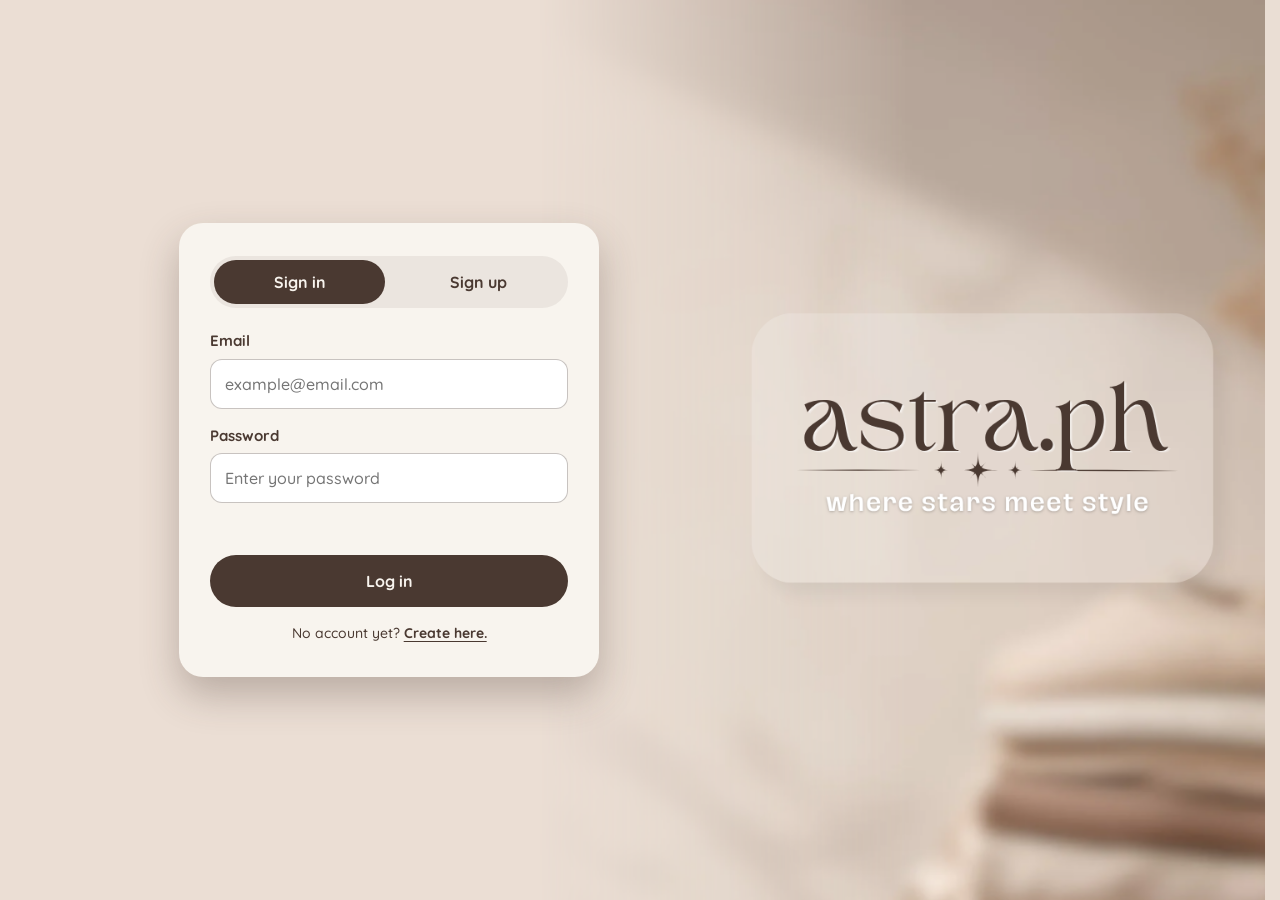
<file: index.html>
<!DOCTYPE html>
<html lang="en">
<head>
  <meta charset="UTF-8">
  <meta name="viewport" content="width=device-width, initial-scale=1.0">
  <title>astra.ph</title>
  <meta name="description" content="astra.ph: everyday clothes with main-character energy.">

  <!-- ito gagana if may internet. but if none, font na nasa css magsshow-->
  <link rel="preconnect" href="https://fonts.googleapis.com">
  <link rel="preconnect" href="https://fonts.gstatic.com" crossorigin>
  <link href="https://fonts.googleapis.com/css2?family=Bricolage+Grotesque:wght@700;800&family=Quicksand:wght@500;600;700&display=swap" rel="stylesheet">
  <link rel="icon" type="image/png" href="images/main.png">

  <link rel="stylesheet" href="style.css">
</head>
<body>

  <!-- @@@@@@@@@@@@@@@@@@@@@@@@@@@@@@
       LOGIN GATE
       ito magrurun firstt. pag walang astra-session saved sa localStorage, it
       means walang nakalogin kaya kaya dito muna dadalhin (nasa login.js yung info)
       @@@@@@@@@@@@@@@@@@@@@@@@@@@@@@ -->
  <script>
    if (!localStorage.getItem("astra-session")) {
      window.location.href = "login.html";
    }
  </script>

  <header class="navbar">
    <nav class="nav-inner" aria-label="Main navigation">

      <ul class="nav-links">
        <li><a href="#home">Home</a></li>
        <li><a href="#about">About</a></li>
        <li><a href="#products">Products</a></li>
      </ul>

      <a href="#home" class="nav-logo"><img src="images/logo.png" alt="astra.ph"></a>

      <div class="nav-right"> <!-- hinati ko -->
        <ul class="nav-links">
          <li><a href="#reviews">Reviews</a></li>
          <li><a href="#contact">Contacts</a></li>
          <li><button type="button" class="link-btn nav-logout" id="logoutBtn">Log out</button></li>
        </ul>

        <!-- cart button + live item count -->
        <button class="cart-btn" id="cartBtn" type="button" aria-label="Open cart">
          <svg viewBox="0 0 24 24" fill="none" stroke="currentColor" stroke-width="1.8" stroke-linecap="round" stroke-linejoin="round" aria-hidden="true">
            <path d="M6 7h12l1.2 13H4.8L6 7Z"/>
            <path d="M9 7V6a3 3 0 0 1 6 0v1"/> <!-- icon -->
          </svg>
          <span class="cart-count" id="cartCount">0</span>
        </button>
      </div>

    </nav>
  </header>


  <main>

    <!-- @@@@@@@@@@@@@@@@@@@@@@@@@@@@@@
         1. HOME (page 1)
         @@@@@@@@@@@@@@@@@@@@@@@@@@@@@@ -->
    <section class="slide slide-home" id="home" aria-labelledby="homeTitle">
      <h1 class="sr-only" id="homeTitle">astra.ph: where stars meet style</h1>
    </section>

    <!-- @@@@@@@@@@@@@@@@@@@@@@@@@@@@@@
         2. ABOUT (page 2)
         @@@@@@@@@@@@@@@@@@@@@@@@@@@@@@ -->
    <section class="slide slide-about" id="about" aria-labelledby="aboutTitle">
      <h2 class="sr-only" id="aboutTitle">About astra.ph: only the good fits stay</h2>
    </section>

    <!-- @@@@@@@@@@@@@@@@@@@@@@@@@@@@@@
         3. PRODUCTS: chooser (page 3)
         @@@@@@@@@@@@@@@@@@@@@@@@@@@@@@ -->
    <section class="slide slide-chooser" id="products" aria-labelledby="chooserTitle">
      <h2 class="sr-only" id="chooserTitle">What are you looking for?</h2>

      <div class="choices">
        <a href="#tops" class="choice">
          <img src="images/products/top-3.jpg" alt="Click to shop tops">
          <span class="choice-label">
            <strong>Tops</strong>
            <small>Shop Now!</small>
          </span>
        </a>

        <a href="#bottoms" class="choice">
          <img src="images/products/bottom-6.jpg" alt="Click to shop bottoms">
          <span class="choice-label">
            <strong>Bottoms</strong>
            <small>Shop Now!</small>
          </span>
        </a>
      </div>
    </section>

    <!-- PRODUCTS: tops (page 4) -->
    <section class="slide slide-products slide-tops" id="tops" aria-labelledby="topsTitle">
      <h2 class="sr-only" id="topsTitle">Up in the Stars: tops</h2>
      <div class="product-grid" id="topsGrid"></div>
    </section>

    <!-- PRODUCTS: bottoms (page 5) -->
    <section class="slide slide-products slide-bottoms" id="bottoms" aria-labelledby="bottomsTitle">
      <h2 class="sr-only" id="bottomsTitle">Down to Earth: bottoms</h2>
      <div class="product-grid" id="bottomsGrid"></div>
    </section>

    <!-- @@@@@@@@@@@@@@@@@@@@@@@@@@@@@@
         4. REVIEWS (page 6)
         @@@@@@@@@@@@@@@@@@@@@@@@@@@@@@ -->
    <section class="slide slide-reviews" id="reviews" aria-labelledby="reviewsTitle">
      <h2 class="sr-only" id="reviewsTitle">Customer reviews</h2>

      <div class="review-grid">
        <article class="review-card">
          <p class="stars" role="img" aria-label="5 out of 5 stars">★★★★★</p>
          <p class="review-text">wow ang solid ng quality and true to size! dumating in 3 days lang. will order again.</p>
          <p class="review-author">Jennie K.</p>
          <p class="review-item">Luna Striped Button-Up</p>
        </article>

        <article class="review-card">
          <p class="stars" role="img" aria-label="5 out of 5 stars">★★★★★</p>
          <p class="review-text">uwu ajajaj cute ng star details in personn. this is so gen z coded. nacompliment nonstop</p>
          <p class="review-author">Jungkook</p>
          <p class="review-item">Orion Lace Wrap Jeans</p>
        </article>

        <article class="review-card">
          <p class="stars" role="img" aria-label="4 out of 5 stars">★★★★<span class="star-off">★</span></p>
          <p class="review-text">Neat ang packaging and worth the price ang quality. Bagay sa everyday fits.</p>
          <p class="review-author">Arianna G.</p>
          <p class="review-item">Dusk Stripe Long Sleeve</p>
        </article>
      </div>
    </section>

    <!-- @@@@@@@@@@@@@@@@@@@@@@@@@@@@@@
         5. CONTACTS (page 7)
         @@@@@@@@@@@@@@@@@@@@@@@@@@@@@@ -->
    <section class="slide slide-contact" id="contact" aria-labelledby="contactTitle">
      <div class="contact-wrap">

        <!-- LEFT texts -->
        <div class="contact-info">
          <h2 id="contactTitle">Reach for the Stars!</h2>
          <p class="contact-sub">Questions about sizing, orders, or just wanna say hi? We're a message away.</p>

          <div class="contact-detail">
            <svg class="detail-icon" viewBox="0 0 24 24" fill="none" stroke="currentColor" stroke-width="1.8" stroke-linecap="round" stroke-linejoin="round" aria-hidden="true">
              <path d="M3 6h18v12H3V6Z"/>
              <path d="M3 7l9 6 9-6"/>
            </svg>
            <span>payod.melody.navarro@gmail.com</span>
          </div>

          <div class="contact-detail">
            <svg class="detail-icon" viewBox="0 0 24 24" fill="none" stroke="currentColor" stroke-width="1.8" stroke-linecap="round" stroke-linejoin="round" aria-hidden="true">
              <path d="M6.6 10.8c1.4 2.8 3.8 5.2 6.6 6.6l2.2-2.2c.3-.3.7-.4 1-.2 1.1.4 2.3.6 3.5.6.6 0 1 .4 1 1V20c0 .6-.4 1-1 1C10.6 21 3 13.4 3 4c0-.6.4-1 1-1h3.4c.6 0 1 .4 1 1 0 1.2.2 2.4.6 3.5.1.4 0 .8-.2 1L6.6 10.8Z"/>
            </svg>
            <span>0992 862 0509</span>
          </div>

          <div class="social-row">
            <a class="social-icon" href="https://facebook.com/melodynavarropayod" target="_blank" rel="noopener noreferrer" title="Facebook">
              <img src="images/fb.jpg" alt="Facebook">
            </a>
            <a class="social-icon" href="https://instagram.com/odwiee" target="_blank" rel="noopener noreferrer" title="Instagram">
              <img src="images/ig.jpg" alt="Instagram">
            </a>
          </div>
        </div>

        <!-- RIGHT inquiry form -->
        <form class="inquiry-form" id="inquiryForm" novalidate>
          <h3 class="inquiry-title">Send us an inquiry</h3>

          <label class="field">
            <span>Name</span>
            <input type="text" name="name" placeholder="Your name" autocomplete="name">
          </label>

        <label class="field">
          <span>Email</span>
          <input type="email" name="email" placeholder="you@email.com" autocomplete="email">
        </label>

        <label class="field">
          <span>Message</span>
          <textarea name="message" rows="3" placeholder="Ask us anything about sizing, orders, etc."></textarea>
        </label>

        <p class="form-error" id="inquiryError" role="alert"></p>

        <button class="btn-primary" type="submit">Send inquiry</button>

        <p class="inquiry-success" id="inquirySuccess" hidden>
          Thanks! We'll reply to your email soon. ✦
        </p>
        </form>

      </div>
    </section>

  </main>


  <!-- @@@@@@@@@@@@@@@@@@@@@@@@@@@@@@
       PRODUCT DETAILS POPUP (when a product card is clicked)
       @@@@@@@@@@@@@@@@@@@@@@@@@@@@@@ -->
  <div class="overlay" id="productOverlay" aria-hidden="true">
    <div class="modal product-modal" role="dialog" aria-modal="true" aria-labelledby="pmName">
      <button class="close-btn" type="button" data-close aria-label="Close">×</button>

      <div class="pm-image">
        <img id="pmImage" src="" alt="">
      </div>

      <div class="pm-info">
        <h2 id="pmName"></h2>
        <p class="pm-price" id="pmPrice"></p>
        <p class="pm-desc" id="pmDesc"></p>

        <div class="option-group">
          <p class="option-label">Size</p>
          <div class="options" id="pmSizes"></div>
        </div>

        <div class="option-group">
          <p class="option-label">Color: <span id="pmColorName"></span></p>
          <div class="options" id="pmColors"></div>
        </div>

        <button class="btn-primary" type="button" id="pmAddBtn">Add to cart</button>
      </div>
    </div>
  </div>


  <!-- @@@@@@@@@@@@@@@@@@@@@@@@@@@@@@
       CART PANEL (slides in from the right)
       @@@@@@@@@@@@@@@@@@@@@@@@@@@@@@ -->
  <div class="overlay overlay-cart" id="cartOverlay" aria-hidden="true">
    <aside class="cart-drawer" role="dialog" aria-modal="true" aria-labelledby="cartTitle">
      <div class="cart-header">
        <h2 id="cartTitle">Your cart</h2>
        <button class="close-btn" type="button" data-close aria-label="Close cart">×</button>
      </div>

      <div class="cart-body">
        <p class="cart-empty" id="cartEmpty">
          Your cart is empty. <a href="#products" data-close>Browse products</a>
        </p>
        <ul class="cart-items" id="cartItems"></ul>
      </div>

      <div class="cart-footer">
        <div class="cart-total-row">
          <span>Total</span>
          <strong id="cartTotal">₱0</strong>
        </div>
        <button class="btn-primary btn-block" type="button" id="checkoutBtn" disabled>Checkout</button>
      </div>
    </aside>
  </div>


  <!-- @@@@@@@@@@@@@@@@@@@@@@@@@@@@@@
       CHECKOUT POPUP (customer details form tas a fake success message)
       @@@@@@@@@@@@@@@@@@@@@@@@@@@@@@ -->
  <div class="overlay" id="checkoutOverlay" aria-hidden="true">
    <div class="modal checkout-modal" role="dialog" aria-modal="true" aria-labelledby="coTitle">
      <button class="close-btn" type="button" data-close aria-label="Close">×</button>

      <!-- View 1: the form -->
      <div id="checkoutView">
        <h2 id="coTitle">Checkout</h2>

        <form id="checkoutForm" novalidate>
          <label class="field">
            <span>Full name</span>
            <input type="text" name="name" autocomplete="name" placeholder="Juan Dela Cruz">
          </label>

          <label class="field">
            <span>Mobile number</span>
            <input type="tel" name="phone" autocomplete="tel" placeholder="09171234567">
          </label>

          <label class="field">
            <span>Delivery address</span>
            <textarea name="address" rows="2" autocomplete="street-address" placeholder="House no., street, barangay, city, province"></textarea>
          </label>

          <fieldset class="field pay-field">
            <legend>Payment method</legend>
            <div class="pay-options">
              <label class="pay-option">
                <input type="radio" name="payment" value="cod" checked>
                <span>Cash on delivery</span>
              </label>
              <label class="pay-option">
                <input type="radio" name="payment" value="gcash">
                <span>GCash</span>
              </label>
            </div>
          </fieldset>

          <div class="summary" id="coSummary"></div>

          <p class="form-error" id="formError" role="alert"></p>

          <button class="btn-primary btn-block" type="submit">Place order</button>
        </form>
      </div>

      <!-- View 2: kumyare naplace order -->
      <div id="successView" class="success-view" hidden>
        <div class="success-star" aria-hidden="true">✦</div>
        <h2>Order placed</h2>
        <p id="successMsg"></p>
        <p class="demo-note">This is a demo store, so no real payment or delivery happens.</p>
        <button class="btn-primary" type="button" data-close>Keep browsing</button>
      </div>
    </div>
  </div>


  <!-- short messages that pops up at the bottom of my heart  -->
  <div class="toast" id="toast" role="status" aria-live="polite"></div>

  <script src="mainScript.js"></script>
</body>
</html>
</file>
<file: style.css>
/* @@@@@@@@@@@@@@@@@ 1. VARIABLES (colors & spacing here) @@@@@@@@@@@@@@@@@ */
:root {
  --brown-dark: #4a3931; /* main text + dark buttons */
  --mauve: #9a7b6c; /* navbar color */
  --cream: #eaded4; /* slide background color (fallback lang) */
  --cream-light: #f8f4ee; /* cards, popups */
  --sand: #d9c8bb; /* image placeholders */
  --star: #d99a2b; /* review stars */
  --error: #a8322d;

  --font-head: "Bricolage Grotesque", "Trebuchet MS", system-ui, sans-serif;
  --font-body: "Quicksand", "Segoe UI", system-ui, sans-serif;

  --nav-h: clamp(56px, 5.84vw, 100px);
  --content-top: 16vw; /* space under the slide title (chooser, reviews) */
  --products-top: 16vw; /* space under the slide title (tops, bottoms) */
  --products-bottom: 12vw; /* space above the bottom waves */
  --grid-w: 58vw; /* width of the cards area */
}

/* @@@@@@@@@@@@@@@@@ 2. BASE @@@@@@@@@@@@@@@@@ */
*,
*::before,
*::after {
  box-sizing: border-box;
  margin: 0;
  padding: 0;
}

html {
  scroll-behavior: smooth; /* makes nav links + chooser cards scroll smoothly */
  scrollbar-gutter: stable; /* stops the page from jumping pag yung popups nilock scrolling */
}

body {
  font-family: var(--font-body);
  font-weight: 500;
  color: var(--brown-dark);
  background: var(--cream);
  line-height: 1.5;
}

body.no-scroll {
  overflow: hidden;
}

img {
  max-width: 100%;
}
ul {
  list-style: none;
}
button {
  font: inherit;
  color: inherit;
  cursor: pointer;
}
[hidden] {
  display: none !important;
}

/* Visible keyboard focus */
:focus-visible {
  outline: 3px solid var(--star);
  outline-offset: 3px;
}

/* Text only for screen readers/SEO (the real text is inside the slide images) */
.sr-only {
  position: absolute;
  width: 1px;
  height: 1px;
  overflow: hidden;
  clip: rect(0 0 0 0);
  white-space: nowrap;
}

/* button n may underlined text link (sa sign up, log in, log out) */
.link-btn {
  border: 0;
  background: none;
  padding: 0;
  font: inherit;
  font-weight: 700;
  color: inherit;
  text-decoration: underline;
  text-underline-offset: 3px;
}

/* @@@@@@@@@@@@@@@@@ 3. NAVBAR @@@@@@@@@@@@@@@@@ */
.navbar {
  position: fixed;
  top: 0;
  left: 0;
  width: 100%;
  height: var(--nav-h);
  background: var(--mauve);
  z-index: 100;
}

/* 3 columns sa navbar */
.nav-inner {
  height: 100%;
  display: grid;
  grid-template-columns: 1fr auto 1fr;
  align-items: center;
  gap: 2vw;
  padding: 0 clamp(14px, 3.5vw, 60px);
}

.nav-links {
  display: flex;
  align-items: center;
  gap: clamp(14px, 2.4vw, 40px);
}

.nav-right {
  display: flex;
  justify-content: flex-end;
  align-items: center;
  gap: clamp(14px, 2.4vw, 40px);
}

.nav-links a {
  position: relative;
  padding: 6px 0;
  color: var(--cream-light);
  text-decoration: none;
  font-weight: 700;
  font-size: clamp(12px, 1.15vw, 19px);
  letter-spacing: 0.03em;
}

/* underline on hover */
.nav-links a::after {
  content: "";
  position: absolute;
  left: 0;
  bottom: 0;
  width: 100%;
  height: 2px;
  background: var(--cream-light);
  transform: scaleX(0);
  transform-origin: left;
  transition: transform 0.3s ease;
}
.nav-links a:hover::after,
.nav-links a:focus-visible::after {
  transform: scaleX(1);
}
.nav-logout {
  color: var(--cream-light);
  font-size: clamp(12px, 1.15vw, 19px);
  text-decoration-color: rgba(248, 244, 238, 0.6);
}

.nav-logo {
  color: var(--cream-light);
  text-decoration: none;
  font-family: var(--font-head);
  font-weight: 700;
  font-size: clamp(18px, 2vw, 30px); /* only used if logo.png is missing */
}
.nav-logo img {
  display: block;
  height: calc(var(--nav-h) * 0.5);
  width: auto;
}

.cart-btn {
  position: relative;
  display: grid;
  place-items: center;
  width: clamp(36px, 3vw, 46px);
  height: clamp(36px, 3vw, 46px);
  border: 1.5px solid rgba(248, 244, 238, 0.7);
  border-radius: 50%;
  background: transparent;
  color: var(--cream-light);
  transition:
    background 0.25s ease,
    transform 0.25s ease;
}
.cart-btn:hover {
  background: rgba(248, 244, 238, 0.2);
  transform: scale(1.08);
}
.cart-btn svg {
  width: 55%;
  height: 55%;
}

/* the little number indicator */
.cart-count {
  position: absolute;
  top: -7px;
  right: -7px;
  display: grid;
  place-items: center;
  min-width: 20px;
  height: 20px;
  padding: 0 5px;
  border-radius: 999px;
  background: var(--brown-dark);
  color: var(--cream-light);
  font-size: 12px;
  font-weight: 700;
  transform: scale(0); /* hidden while the cart is empty */
  transition: transform 0.25s cubic-bezier(0.34, 1.56, 0.64, 1);
}
.cart-count.show {
  transform: scale(1);
}
.cart-count.bump {
  animation: bump 0.4s ease;
}

@keyframes bump {
  50% {
    transform: scale(1.5);
  }
}

/* @@@@@@@@@@@@@@@@@ 4. SLIDES (bg imgs) @@@@@@@@@@@@@@@@@ */
.slide {
  position: relative;
  width: 100%;
  aspect-ratio: 16 / 9; 
  background-repeat: no-repeat;
  background-size: cover;
  background-position: center top;
  scroll-margin-top: var(
    --nav-h
  ); 
}

.slide-home {
  background-image: url("images/home.png");
}
.slide-about {
  background-image: url("images/about.png");
}
.slide-chooser {
  background-image: url("images/chooser.png");
  padding-top: var(--content-top);
}
.slide-tops {
  background-image: url("images/tops.png");
}
.slide-bottoms {
  background-image: url("images/bottoms.png");
}
.slide-reviews {
  background-image: url("images/reviews.png");
  padding-top: var(--content-top);
}
.slide-products {
  padding: var(--products-top) 0 var(--products-bottom);
}

/* @@@@@@@@@@@@@@@@@ 5. PRODUCT CHOOSER (Tops or Bottoms) @@@@@@@@@@@@@@@@@ */
.choices {
  display: flex;
  justify-content: center;
  gap: 4vw;
  width: 62vw;
  margin: 0 auto;
}

.choice {
  position: relative;
  flex: 1;
  display: block;
  aspect-ratio: 4 / 3;
  overflow: hidden;
  border: 0.35vw solid var(--cream-light);
  border-radius: 1.6vw;
  background: var(--mauve); /* shows if the photo is missing */
  color: var(--cream-light);
  text-decoration: none;
  box-shadow: 0 1vw 2.4vw rgba(74, 57, 49, 0.22);
  transition:
    transform 0.3s ease,
    box-shadow 0.3s ease;
}
.choice img {
  display: block;
  width: 100%;
  height: 100%;
  object-fit: cover;
  transition: transform 0.6s ease;
}
.choice:hover {
  transform: translateY(-0.6vw);
  box-shadow: 0 1.6vw 3vw rgba(74, 57, 49, 0.3);
}
.choice:hover img {
  transform: scale(1.07);
}

.choice-label {
  position: absolute;
  left: 0;
  right: 0;
  bottom: 0;
  display: flex;
  flex-direction: column;
  padding: 3vw 1.6vw 1.4vw;
  background: linear-gradient(
    to top,
    rgba(74, 57, 49, 0.85),
    rgba(74, 57, 49, 0)
  );
}
.choice-label strong {
  font-family: var(--font-head);
  font-weight: 800;
  font-size: clamp(20px, 2.4vw, 40px);
  line-height: 1.1;
}
.choice-label small {
  font-size: clamp(12px, 1.15vw, 19px);
  font-weight: 600;
}

/* @@@@@@@@@@@@@@@@@ 6. PRODUCT CARDS @@@@@@@@@@@@@@@@@ */
.product-grid {
  display: grid;
  grid-template-columns: repeat(3, 1fr);
  gap: 2vw;
  width: var(--grid-w);
  margin: 0 auto;
}

.product-card {
  display: block;
  padding: 0.8vw;
  border: 0;
  border-radius: 1.3vw;
  background: var(--cream-light);
  text-align: left;
  box-shadow: 0 0.6vw 1.6vw rgba(0, 0, 0, 0.18);
  transition:
    transform 0.25s ease,
    box-shadow 0.25s ease;
}
.product-card:hover {
  transform: translateY(-0.5vw);
  box-shadow: 0 1.2vw 2.4vw rgba(0, 0, 0, 0.26);
}

.card-img {
  display: block;
  aspect-ratio: 1 / 1;
  overflow: hidden;
  border-radius: 0.9vw;
  background: var(--sand);
}
.card-img img {
  display: block;
  width: 100%;
  height: 100%;
  object-fit: cover;
  transition: transform 0.5s ease;
}
.product-card:hover .card-img img {
  transform: scale(1.06);
}

.card-name {
  display: block;
  margin-top: 0.8vw;
  padding: 0 0.3vw;
  font-family: var(--font-head);
  font-weight: 700;
  font-size: clamp(14px, 1.3vw, 22px);
  line-height: 1.2;
}
.card-price {
  display: block;
  margin-top: 0.2vw;
  padding: 0 0.3vw 0.4vw;
  font-weight: 700;
  font-size: clamp(13px, 1.15vw, 19px);
  color: #7c5f51;
}

/* @@@@@@@@@@@@@@@@@ 7. REVIEWS @@@@@@@@@@@@@@@@@ */
.review-grid {
  display: grid;
  grid-template-columns: repeat(3, 1fr);
  gap: 2vw;
  width: 66vw;
  margin: 0 auto;
}

.review-card {
  padding: 1.8vw;
  border-radius: 1.4vw;
  background: var(--cream-light);
  box-shadow: 0 0.6vw 1.6vw rgba(74, 57, 49, 0.2);
}
.stars {
  color: var(--star);
  font-size: clamp(16px, 1.6vw, 26px);
  letter-spacing: 0.1em;
  line-height: 1;
}
.star-off {
  color: #d8c9bd;
}

.review-text {
  margin-top: 1vw;
  font-size: clamp(13px, 1.2vw, 19px);
  line-height: 1.5;
}
.review-author {
  margin-top: 1.2vw;
  font-family: var(--font-head);
  font-weight: 700;
  font-size: clamp(14px, 1.25vw, 20px);
}
.review-item {
  font-size: clamp(12px, 1vw, 16px);
  color: #7c5f51;
}

/* @@@@@@@@@@@@@@@@@ 8. CONTACT @@@@@@@@@@@@@@@@@ */
.slide-contact {
  background-image: none;
  background-color: var(--mauve);
  aspect-ratio: auto; 
  padding: 5vw 6vw;
  display: flex;
  align-items: center;
}

.contact-wrap {
  display: flex;
  align-items: center;
  gap: 5vw;
  width: 100%;
  max-width: 1100px;
  margin: 0 auto;
}

/* ----- LEFT  ----- */
.contact-info {
  flex: 1;
  color: var(--cream-light);
}
.contact-info h2 {
  font-family: var(--font-head);
  font-weight: 800;
  font-size: clamp(28px, 3.2vw, 48px);
  line-height: 1.1;
  margin-bottom: 14px;
}
.contact-sub {
  max-width: 42ch;
  margin-bottom: 26px;
  font-size: clamp(14px, 1.2vw, 18px);
  opacity: 0.9;
}

.contact-detail {
  display: flex;
  align-items: center;
  gap: 12px;
  margin-bottom: 14px;
  font-weight: 600;
}
.detail-icon {
  flex-shrink: 0;
  width: 22px;
  height: 22px;
}

.social-row {
  display: flex;
  gap: 14px;
  margin-top: 24px;
}
.social-icon {
  display: block;
  width: 42px;
  height: 42px;
  border-radius: 50%;
  overflow: hidden;
  box-shadow: 0 0.4vw 1vw rgba(0, 0, 0, 0.25);
  transition: transform 0.25s ease, box-shadow 0.25s ease;
}
.social-icon img {
  display: block;
  width: 100%;
  height: 100%;
  object-fit: cover;
}
.social-icon:hover,
.social-icon:focus-visible {
  transform: translateY(-3px) scale(1.08);
  box-shadow: 0 0.6vw 1.4vw rgba(0, 0, 0, 0.3);
}

/* ----- RIGHT (form) ----- */
.inquiry-form {
  flex: 1;
  width: 100%;
  padding: 2vw 2.2vw;
  border-radius: 1.2vw;
  background: var(--cream-light);
  box-shadow: 0 0.6vw 1.6vw rgba(0, 0, 0, 0.25);
  display: flex;
  flex-direction: column;
  gap: 14px;
}
.inquiry-title {
  font-family: var(--font-head);
  font-weight: 800;
  font-size: clamp(18px, 1.8vw, 26px);
  text-align: center;
  margin-bottom: 4px;
}
.inquiry-success {
  text-align: center;
  font-weight: 700;
  color: #4b7a5a;
}

/* @@@@@@@@@@@@@@@@@ 9. BUTTONS + POPUP BASE @@@@@@@@@@@@@@@@@ */
.btn-primary {
  padding: 14px 30px;
  border: 0;
  border-radius: 999px;
  background: var(--brown-dark);
  color: var(--cream-light);
  font-weight: 700;
  font-size: 16px;
  transition:
    background 0.2s ease,
    transform 0.2s ease;
}
.btn-primary:hover:not(:disabled) {
  background: #64493e;
  transform: translateY(-2px);
}
.btn-primary:active:not(:disabled) {
  transform: scale(0.98);
}
.btn-primary:disabled {
  opacity: 0.45;
  cursor: not-allowed;
}
.btn-block {
  width: 100%;
}

/* magdadark yung likod ng pop up cards. hidden until it gets the class "open" */
.overlay {
  position: fixed;
  inset: 0;
  z-index: 200;
  display: flex;
  align-items: center;
  justify-content: center;
  padding: 16px;
  background: rgba(45, 32, 26, 0.6);
  opacity: 0;
  visibility: hidden;
  transition:
    opacity 0.3s ease,
    visibility 0.3s ease;
}
.overlay.open {
  opacity: 1;
  visibility: visible;
}

/* pop up effect */
.modal {
  position: relative;
  max-height: 92vh;
  overflow-y: auto;
  border-radius: 24px;
  background: var(--cream-light);
  transform: scale(0.9) translateY(14px);
  transition: transform 0.35s cubic-bezier(0.34, 1.3, 0.64, 1);
}
.overlay.open .modal {
  transform: none;
}

.close-btn {
  position: absolute;
  top: 14px;
  right: 14px;
  z-index: 2;
  display: grid;
  place-items: center;
  width: 38px;
  height: 38px;
  border: 0;
  border-radius: 50%;
  background: rgba(74, 57, 49, 0.1);
  font-size: 24px;
  line-height: 1;
  transition:
    background 0.2s ease,
    transform 0.3s ease;
}
.close-btn:hover {
  background: rgba(74, 57, 49, 0.2);
  transform: rotate(90deg); /* nagrorotate yung X */
}

/* @@@@@@@@@@@@@@@@@ 10. PRODUCT DETAILS POPUP @@@@@@@@@@@@@@@@@ */
.product-modal {
  display: grid;
  grid-template-columns: 1fr 1fr;
  width: min(920px, 94vw);
}
.pm-image {
  min-height: 380px;
  background: var(--sand);
}
.pm-image img {
  display: block;
  width: 100%;
  height: 100%;
  object-fit: cover;
}
.pm-info {
  display: flex;
  flex-direction: column;
  gap: 18px;
  padding: 44px 36px 32px;
}
.pm-info h2 {
  font-family: var(--font-head);
  font-weight: 800;
  font-size: 30px;
  line-height: 1.1;
}
.pm-price {
  font-size: 22px;
  font-weight: 700;
  color: #7c5f51;
}
.pm-desc {
  max-width: 46ch;
}

.option-label {
  margin-bottom: 8px;
  font-weight: 700;
}
.options {
  display: flex;
  flex-wrap: wrap;
  gap: 10px;
}

/* size buttons */
.opt-btn {
  min-width: 48px;
  padding: 8px 14px;
  border: 1.5px solid var(--brown-dark);
  border-radius: 999px;
  background: transparent;
  font-weight: 700;
  transition:
    background 0.2s ease,
    color 0.2s ease;
}
.opt-btn:hover {
  background: rgba(74, 57, 49, 0.1);
}
.opt-btn.selected {
  background: var(--brown-dark);
  color: var(--cream-light);
}

/* color circles */
.swatch {
  width: 34px;
  height: 34px;
  border: 2px solid var(--cream-light);
  border-radius: 50%;
  box-shadow: 0 0 0 1px rgba(74, 57, 49, 0.35);
  transition: transform 0.2s ease;
}
.swatch:hover {
  transform: scale(1.12);
}
.swatch.selected {
  box-shadow: 0 0 0 3px var(--brown-dark);
}

.pm-info .btn-primary {
  margin-top: 6px;
}

/* @@@@@@@@@@@@@@@@@ 11. CART PANEL @@@@@@@@@@@@@@@@@ */
.overlay-cart {
  align-items: stretch;
  justify-content: flex-end;
  padding: 0;
}

.cart-drawer {
  display: flex;
  flex-direction: column;
  width: min(430px, 100vw);
  height: 100%;
  background: var(--cream-light);
  transform: translateX(100%); /* starts off-screen on the right */
  transition: transform 0.4s cubic-bezier(0.22, 1, 0.36, 1);
}
.overlay.open .cart-drawer {
  transform: none;
}

.cart-header {
  position: relative;
  padding: 26px 24px 18px;
  border-bottom: 1px solid rgba(74, 57, 49, 0.15);
}
.cart-header h2 {
  font-family: var(--font-head);
  font-weight: 800;
  font-size: 26px;
}

.cart-body {
  flex: 1;
  overflow-y: auto;
  padding: 0 24px;
}
.cart-empty {
  padding: 36px 0;
}
.cart-empty a {
  font-weight: 700;
  color: var(--brown-dark);
}

.cart-item {
  display: grid;
  grid-template-columns: 76px 1fr auto;
  gap: 14px;
  padding: 16px 0;
  border-bottom: 1px solid rgba(74, 57, 49, 0.12);
}
.ci-thumb {
  width: 76px;
  height: 76px;
  border-radius: 12px;
  object-fit: cover;
  background: var(--sand);
}
.ci-name {
  font-family: var(--font-head);
  font-weight: 700;
  line-height: 1.2;
}
.ci-variant {
  font-size: 14px;
  color: #7c5f51;
}
.ci-price {
  margin-top: 6px;
  font-weight: 700;
}

.ci-actions {
  display: flex;
  flex-direction: column;
  align-items: flex-end;
  justify-content: space-between;
}
.ci-remove {
  display: grid;
  place-items: center;
  width: 30px;
  height: 30px;
  border: 0;
  border-radius: 50%;
  background: transparent;
  color: #7c5f51;
  transition:
    background 0.2s ease,
    color 0.2s ease;
}
.ci-remove:hover {
  background: rgba(168, 50, 45, 0.12);
  color: var(--error);
}
.ci-remove svg {
  width: 18px;
  height: 18px;
}

/* quantity (may + -) */
.qty {
  display: flex;
  align-items: center;
  border: 1.5px solid rgba(74, 57, 49, 0.35);
  border-radius: 999px;
}
.qty button {
  width: 30px;
  height: 30px;
  border: 0;
  border-radius: 50%;
  background: transparent;
  font-size: 18px;
  font-weight: 700;
  line-height: 1;
  transition: background 0.2s ease;
}
.qty button:hover:not(:disabled) {
  background: rgba(74, 57, 49, 0.12);
}
.qty button:disabled {
  opacity: 0.3;
  cursor: not-allowed;
}
.qty span {
  min-width: 26px;
  text-align: center;
  font-weight: 700;
}

.cart-footer {
  padding: 20px 24px 26px;
  border-top: 1px solid rgba(74, 57, 49, 0.15);
}
.cart-total-row {
  display: flex;
  justify-content: space-between;
  align-items: baseline;
  margin-bottom: 14px;
  font-size: 18px;
}
.cart-total-row strong {
  font-family: var(--font-head);
  font-size: 26px;
}

/* @@@@@@@@@@@@@@@@@ 12. CHECKOUT POPUP @@@@@@@@@@@@@@@@@ */
.checkout-modal {
  width: min(560px, 94vw);
  padding: 36px 32px 30px;
}
.checkout-modal h2 {
  margin-bottom: 18px;
  font-family: var(--font-head);
  font-weight: 800;
  font-size: 28px;
}

#checkoutForm {
  display: flex;
  flex-direction: column;
  gap: 16px;
}

.field {
  display: flex;
  flex-direction: column;
  gap: 6px;
  border: 0;
}
.field > span,
.field > legend {
  padding: 0;
  font-weight: 700;
  font-size: 15px;
}
.field input[type="text"],
.field input[type="email"],
.field input[type="password"],
.field input[type="tel"],
.field textarea {
  width: 100%;
  padding: 12px 14px;
  border: 1.5px solid rgba(74, 57, 49, 0.3);
  border-radius: 12px;
  background: #fff;
  font: inherit;
  color: var(--brown-dark);
  resize: vertical;
}
.field input:focus,
.field textarea:focus {
  outline: none;
  border-color: var(--mauve);
  box-shadow: 0 0 0 3px rgba(154, 123, 108, 0.3);
}

/* payment */
.pay-options {
  display: flex;
  flex-wrap: wrap;
  gap: 10px;
  margin-top: 6px;
}
.pay-option {
  position: relative;
  cursor: pointer;
}
.pay-option input {
  position: absolute;
  opacity: 0;
}
.pay-option span {
  display: block;
  padding: 10px 18px;
  border: 1.5px solid var(--brown-dark);
  border-radius: 999px;
  font-weight: 700;
  transition:
    background 0.2s ease,
    color 0.2s ease;
}
.pay-option input:checked + span {
  background: var(--brown-dark);
  color: var(--cream-light);
}
.pay-option input:focus-visible + span {
  outline: 3px solid var(--star);
  outline-offset: 3px;
}

.summary {
  padding: 14px 16px;
  border-radius: 14px;
  background: rgba(154, 123, 108, 0.14);
  font-size: 15px;
}
.sum-row {
  display: flex;
  justify-content: space-between;
  gap: 16px;
  padding: 3px 0;
}
.sum-total {
  margin-top: 6px;
  padding-top: 8px;
  border-top: 1px solid rgba(74, 57, 49, 0.2);
  font-weight: 700;
  font-size: 17px;
}

.form-error {
  min-height: 1.4em;
  color: var(--error);
  font-weight: 700;
  font-size: 14px;
}

/* success view */
.success-view {
  padding: 24px 6px 6px;
  text-align: center;
}
.success-view h2 {
  margin-bottom: 10px;
}
.success-view .btn-primary {
  margin-top: 22px;
}
.success-star {
  display: inline-block;
  margin-bottom: 8px;
  color: var(--star);
  font-size: 56px;
  line-height: 1;
  animation: pop 0.6s cubic-bezier(0.34, 1.56, 0.64, 1);
}
.demo-note {
  margin-top: 12px;
  font-size: 13px;
  color: #7c5f51;
}

@keyframes pop {
  from {
    transform: scale(0) rotate(-40deg);
  }
  to {
    transform: scale(1) rotate(0);
  }
}

/* @@@@@@@@@@@@@@@@@ 13. TOAST (mssgs like "added to cart") @@@@@@@@@@@@@@@@@ */
.toast {
  position: fixed;
  left: 50%;
  bottom: 28px;
  z-index: 300;
  padding: 12px 22px;
  border-radius: 999px;
  background: var(--brown-dark);
  color: var(--cream-light);
  font-weight: 700;
  box-shadow: 0 8px 24px rgba(0, 0, 0, 0.25);
  opacity: 0;
  transform: translate(-50%, 20px);
  pointer-events: none;
  transition:
    opacity 0.3s ease,
    transform 0.3s ease;
}
.toast.show {
  opacity: 1;
  transform: translate(-50%, 0);
}

/* @@@@@@@@@@@@@@@@@ 14. LOGIN/SIGN UP PAGE @@@@@@@@@@@@@@@@@ */
.login-body {
  background: var(--cream);
}

.login-page {
  min-height: 100vh;
  display: flex;
  align-items: center;
  padding: 4vw 4vw 4vw 6vw;
  background-image: url("images/login.png");
  background-size: cover;
  background-position: center;
}

.login-card {
  width: min(420px, 100%);
  padding: 2.6vw 2.4vw;
  border-radius: 24px;
  background: var(--cream-light);
  box-shadow: 0 1.4vw 3vw rgba(74, 57, 49, 0.3);
  margin-left: 8vw;
}

/* the login/signup tab switcher */
.login-tabs {
  display: flex;
  gap: 8px;
  margin-bottom: 22px;
  padding: 4px;
  border-radius: 999px;
  background: rgba(74, 57, 49, 0.08);
}
.tab-btn {
  flex: 1;
  padding: 10px 0;
  border: 0;
  border-radius: 999px;
  background: transparent;
  font-weight: 700;
  color: var(--brown-dark);
  transition: background 0.25s ease, color 0.25s ease;
}
.tab-btn.active {
  background: var(--brown-dark);
  color: var(--cream-light);
}

.auth-form {
  display: flex;
  flex-direction: column;
  gap: 16px;
}

/* magkatabing first at last name */
.name-row {
  display: flex;
  gap: 14px;
}
.name-row .field {
  flex: 1;
}

.switch-text {
  text-align: center;
  font-size: 14px;
}

@media (max-width: 700px) {
  .login-page {
    padding: 6vw;
    justify-content: center;
    background-position: 75% center;
  }
  .login-card {
    width: 100%;
  }
}

/* @@@@@@@@@@@@@@@@@ 15. FOR SMALLER SCREENS @@@@@@@@@@@@@@@@@ */
@media (max-width: 800px) {
  :root {
    --content-top: 24vw;
    --products-top: 28vw;
    --products-bottom: 18vw;
    --grid-w: 88vw;
  }

  .choices {
    width: 88vw;
    gap: 3vw;
  }
  .product-grid {
    grid-template-columns: repeat(2, 1fr);
    gap: 3vw;
  }
  .product-card {
    padding: 1.6vw;
    border-radius: 3vw;
  }
  .card-img {
    border-radius: 2vw;
  }
  .card-name {
    margin-top: 1.6vw;
  }

  .review-grid {
    grid-template-columns: 1fr;
    width: 88vw;
    gap: 3vw;
  }
  .review-card {
    padding: 4vw;
    border-radius: 3vw;
  }
  .review-text {
    margin-top: 2vw;
  }
  .review-author {
    margin-top: 3vw;
  }

  /* stack the contact text above the form instead of side-by-side */
  .contact-wrap {
    flex-direction: column;
    gap: 7vw;
  }
  .contact-info {
    text-align: center;
  }
  .contact-sub {
    margin-left: auto;
    margin-right: auto;
  }
  .contact-detail {
    justify-content: center;
  }
  .social-row {
    justify-content: center;
  }

  .inquiry-form {
    padding: 5vw;
    border-radius: 3vw;
  }

  .product-modal {
    grid-template-columns: 1fr;
  }
  .pm-image {
    min-height: 0;
    aspect-ratio: 4 / 3;
  }
  .pm-info {
    padding: 24px 22px 26px;
  }
}

@media (max-width: 700px) {
  .nav-logo {
    display: none;
  }
  .nav-inner {
    grid-template-columns: 1fr auto;
  }
  .nav-logout {
    font-size: 11px;
  }
}

/* @@@@@@@@@@@@@@@@@ 16. REDUCE MOTION @@@@@@@@@@@@@@@@@ */
@media (prefers-reduced-motion: reduce) {
  html {
    scroll-behavior: auto;
  }
  *,
  *::before,
  *::after {
    animation: none !important;
    transition: none !important;
  }
}
</file>
